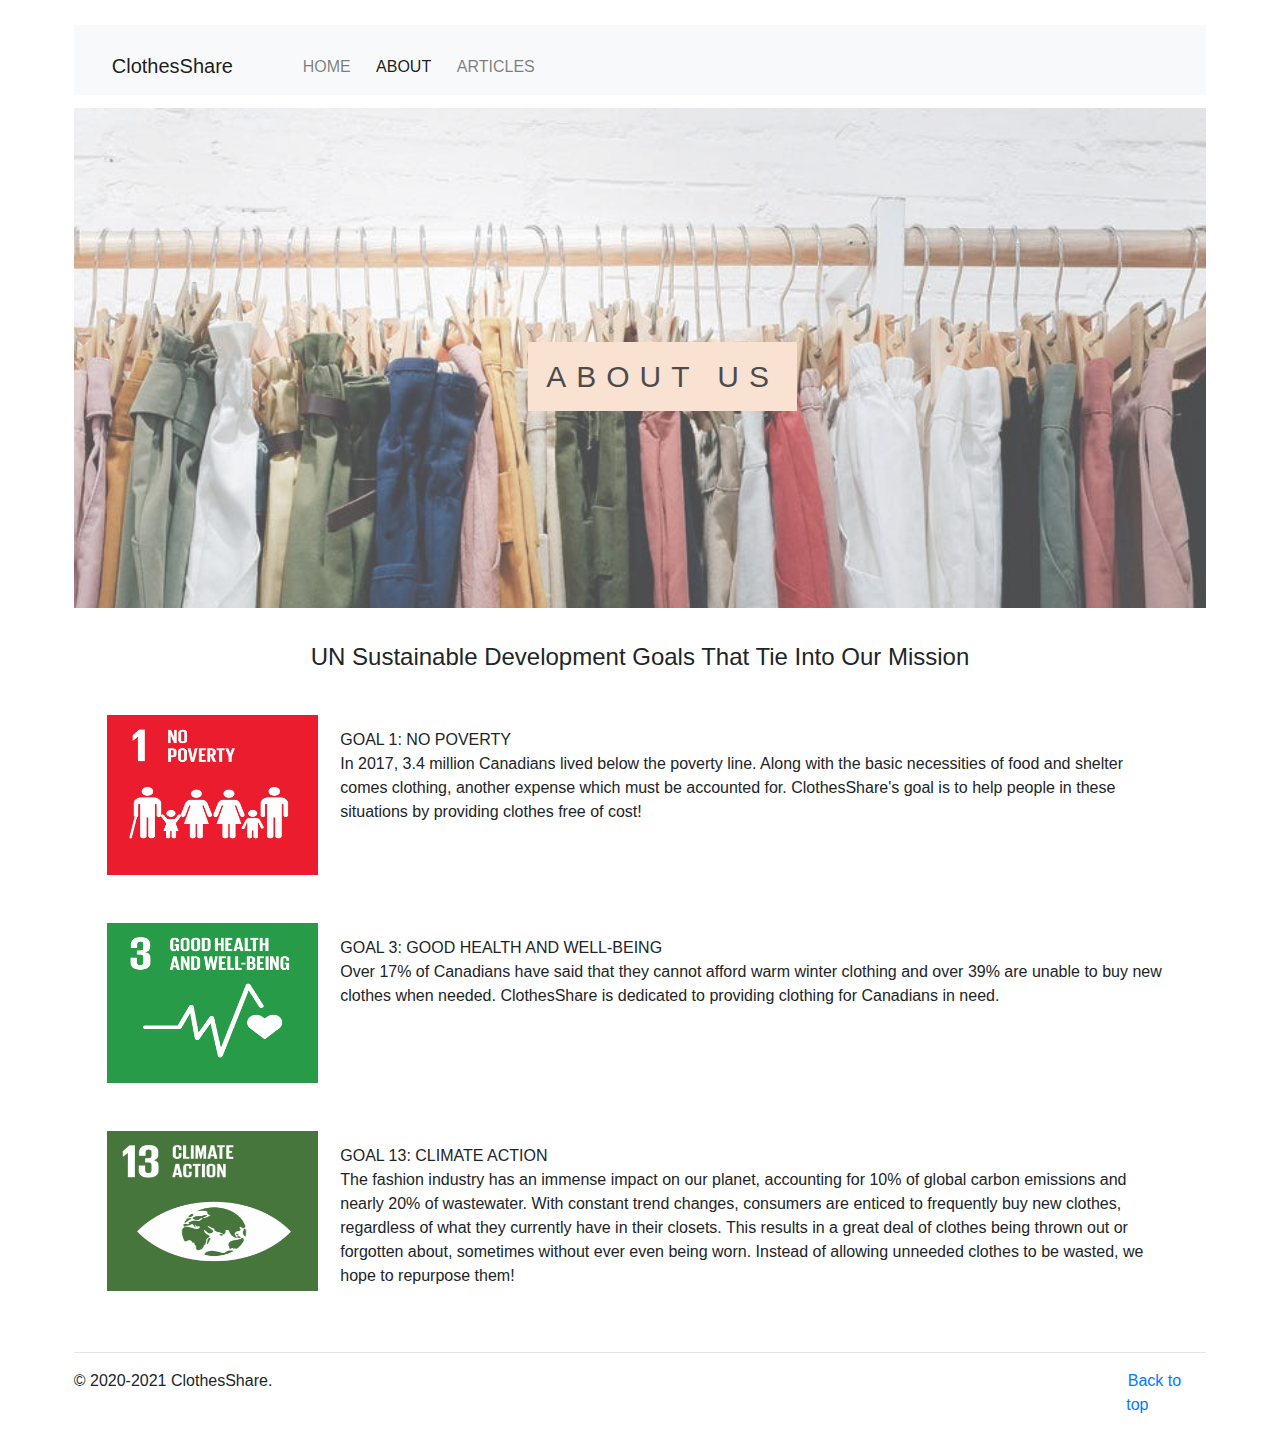
<file: about.html>
<!DOCTYPE html>
<html>

<head>
	<meta charset="utf-8">
	<meta name="viewport" content="width=device-width">
	<title>ClothesShare</title>
	<link href="css/style.css" rel="stylesheet" type="text/css" />

	<link rel="stylesheet" href="https://stackpath.bootstrapcdn.com/bootstrap/4.4.1/css/bootstrap.min.css" integrity="sha384-Vkoo8x4CGsO3+Hhxv8T/Q5PaXtkKtu6ug5TOeNV6gBiFeWPGFN9MuhOf23Q9Ifjh"
	 crossorigin="anonymous">
	<script src="https://code.jquery.com/jquery-3.4.1.slim.min.js" integrity="sha384-J6qa4849blE2+poT4WnyKhv5vZF5SrPo0iEjwBvKU7imGFAV0wwj1yYfoRSJoZ+n"
	 crossorigin="anonymous">

	</script>
	<script src="https://cdn.jsdelivr.net/npm/popper.js@1.16.0/dist/umd/popper.min.js" integrity="sha384-Q6E9RHvbIyZFJoft+2mJbHaEWldlvI9IOYy5n3zV9zzTtmI3UksdQRVvoxMfooAo"
	 crossorigin="anonymous">

	</script>
	<script src="https://stackpath.bootstrapcdn.com/bootstrap/4.4.1/js/bootstrap.min.js" integrity="sha384-wfSDF2E50Y2D1uUdj0O3uMBJnjuUD4Ih7YwaYd1iqfktj0Uod8GCExl3Og8ifwB6"
	 crossorigin="anonymous">

	</script>

	<style>


	.goals {
		height: 10rem;
		float: left;
		width: 19%;
	}


	</style>
</head>

<body>
	<header>
		<nav class="navbar navbar-expand-lg navbar-light bg-light">
			<a class="navbar-brand" href="home.html">ClothesShare</a>
			<button class="navbar-toggler" type="button" data-toggle="collapse" data-target="#navbarNav" aria-controls="navbarNav" aria-expanded="false" aria-label="Toggle navigation">
          <span class="navbar-toggler-icon"></span>
        </button>
        <div class="collapse navbar-collapse" id="navbarNav">
          <ul class="navbar-nav">
            <li class="nav-item">
              <a class="nav-link" href="home.html">HOME <span class="sr-only">(current)</span></a>
            </li>
            <li class="nav-item active">
              <a class="nav-link" href="about.html">ABOUT</a>
            </li>
            <li class="nav-item">
              <a class="nav-link" href="main.php">ARTICLES</a>
            </li>
          </ul>
        </div>
      </nav>
    </header>
    <main role="main">
      <div class="parallax par-img-2">
        <div class="title-card">
          <span class="par-border">ABOUT US</span>
        </div>
      </div>
      <div class = "container" style="padding-top: 2%">
        <!-- <h5>Mission</h5>
        <p>We aim to make the fashion industry more sustainable while providing clothes for those in need.</p>
        <br><br> -->
        <h4>UN Sustainable Development Goals That Tie Into Our Mission</h4><br>

          <img src="image/goal1.png" class="goals">
          <p><br>GOAL 1: NO POVERTY<br>
            In 2017, 3.4 million Canadians lived below the poverty line. <!--<a href="https://www150.statcan.gc.ca/n1/daily-quotidien/190226/dq190226b-eng.html" id="link">poverty line.</a>--> Along with the basic necessities of food and shelter comes clothing, another expense which must be accounted for. ClothesShare's goal is to help people in these situations by providing clothes free of cost!
            <br><br><br><br>
          </p>

          <img src="image/goal3.png" class="goals">
          <p><br>GOAL 3: GOOD HEALTH AND WELL-BEING<br>
            Over 17% of Canadians have said that they cannot afford warm winter clothing and over 39% are unable to buy new clothes when needed.<!--<a href="https://www.ctvnews.ca/canada/almost-a-third-of-canadians-very-stressed-about-money-report-finds-1.4016503" id="link" style="text-decoration: none">needed</a>--> ClothesShare is dedicated to providing clothing for Canadians in need. <br><br><br><br><br>
          </p>

          <img src="image/goal17.png" class="goals">
          <p><br>GOAL 13: CLIMATE ACTION<br>
            The fashion industry has an immense impact on our planet, accounting for 10% of global carbon emissions and nearly 20% of wastewater.<!--<a href="https://www.bbc.com/future/article/20200310-sustainable-fashion-how-to-buy-clothes-good-for-the-climate#:~:text=Smart%20Guide%20to%20Climate%20Change&text=Fashion%20accounts%20for%20around%2010,wardrobe%20has%20on%20the%20climate.&text=The%20fashion%20industry%20accounts%20for,and%20nearly%2020%25%20of%20wastewater." id="link" style="text-decoration: none">wastewater.</a>--> With constant trend changes, consumers are enticed to frequently buy new clothes, regardless of what they currently have in their closets. This results in a great deal of clothes being thrown out or forgotten about, sometimes without ever even being worn. Instead of allowing unneeded clothes to be wasted, we hope to repurpose them! <br><br><br>
          </p>


     </div>
    </main>

    <footer>
      <hr class="spaced-divider">
      <p class="float-right"><a href="#">Back to top</a></p>
      <p>&copy; 2020-2021 ClothesShare.</p>
    </footer>
  </main>
  </body>
</html>
</file>
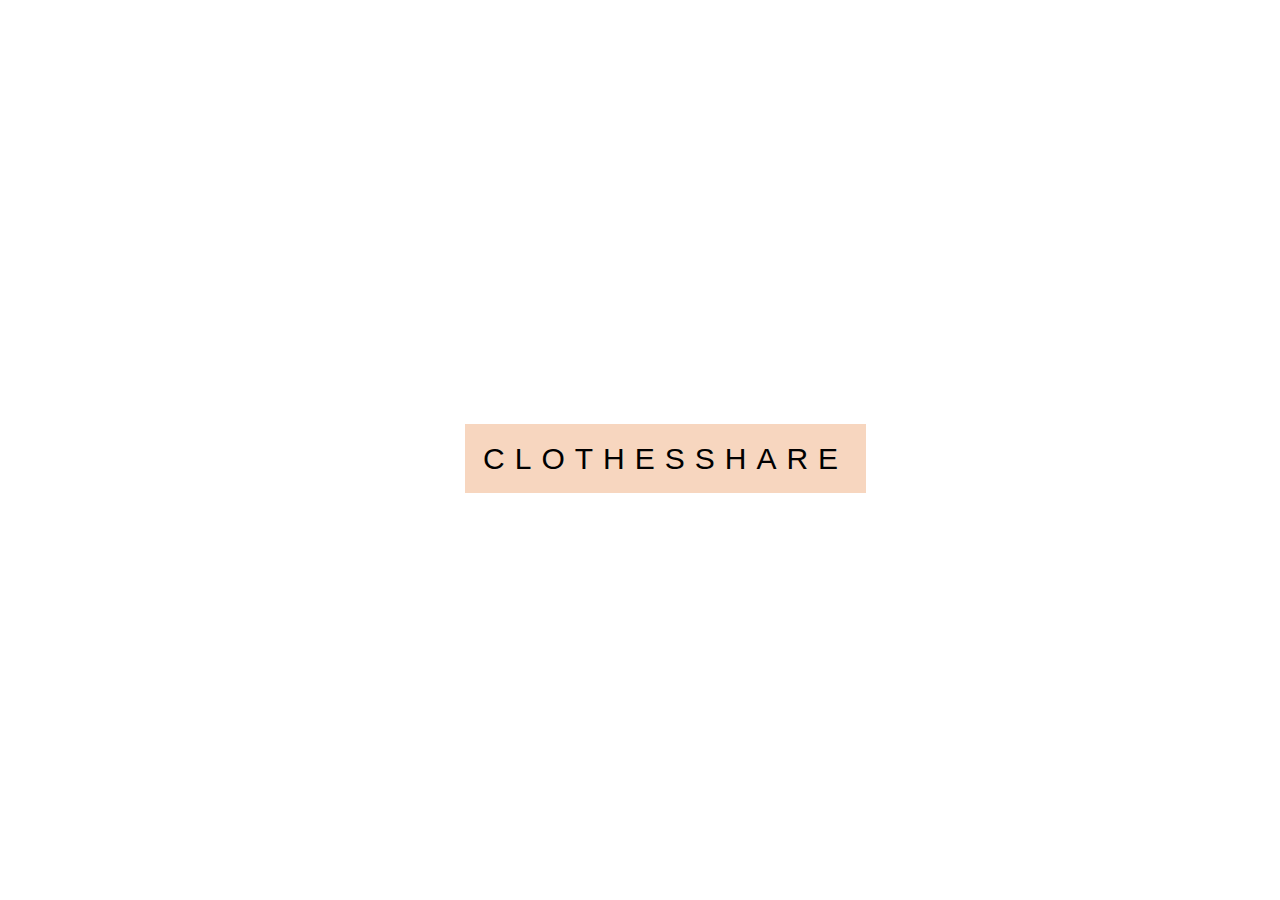
<file: first.html>
<!DOCTYPE html>
<html>
  <head>
    <meta charset="utf-8">
    <meta name="viewport" content="width=device-width">
    <title>ClothesShare</title>
    <link href="css/style.css" rel="stylesheet" type="text/css" />

    <!-- Bootstrap -->
    <link rel="stylesheet" href="https://stackpath.bootstrapcdn.com/bootstrap/4.4.1/css/bootstrap.min.css"
    integrity="sha384-Vkoo8x4CGsO3+Hhxv8T/Q5PaXtkKtu6ug5TOeNV6gBiFeWPGFN9MuhOf23Q9Ifjh" crossorigin="anonymous">
    <script src="https://code.jquery.com/jquery-3.4.1.slim.min.js"
    integrity="sha384-J6qa4849blE2+poT4WnyKhv5vZF5SrPo0iEjwBvKU7imGFAV0wwj1yYfoRSJoZ+n"
    crossorigin="anonymous"></script>
    <script src="https://cdn.jsdelivr.net/npm/popper.js@1.16.0/dist/umd/popper.min.js"
    integrity="sha384-Q6E9RHvbIyZFJoft+2mJbHaEWldlvI9IOYy5n3zV9zzTtmI3UksdQRVvoxMfooAo"
    crossorigin="anonymous"></script>
    <script src="https://stackpath.bootstrapcdn.com/bootstrap/4.4.1/js/bootstrap.min.js"
    integrity="sha384-wfSDF2E50Y2D1uUdj0O3uMBJnjuUD4Ih7YwaYd1iqfktj0Uod8GCExl3Og8ifwB6"
    crossorigin="anonymous"></script>
  </head>
  <body>
    <main role="main">
      <div class="title-card">
        <a class="par-border" href = "home.html">CLOTHESSHARE</a>
      </div>
    </div>
  </main>
  </body>
</html>
</file>
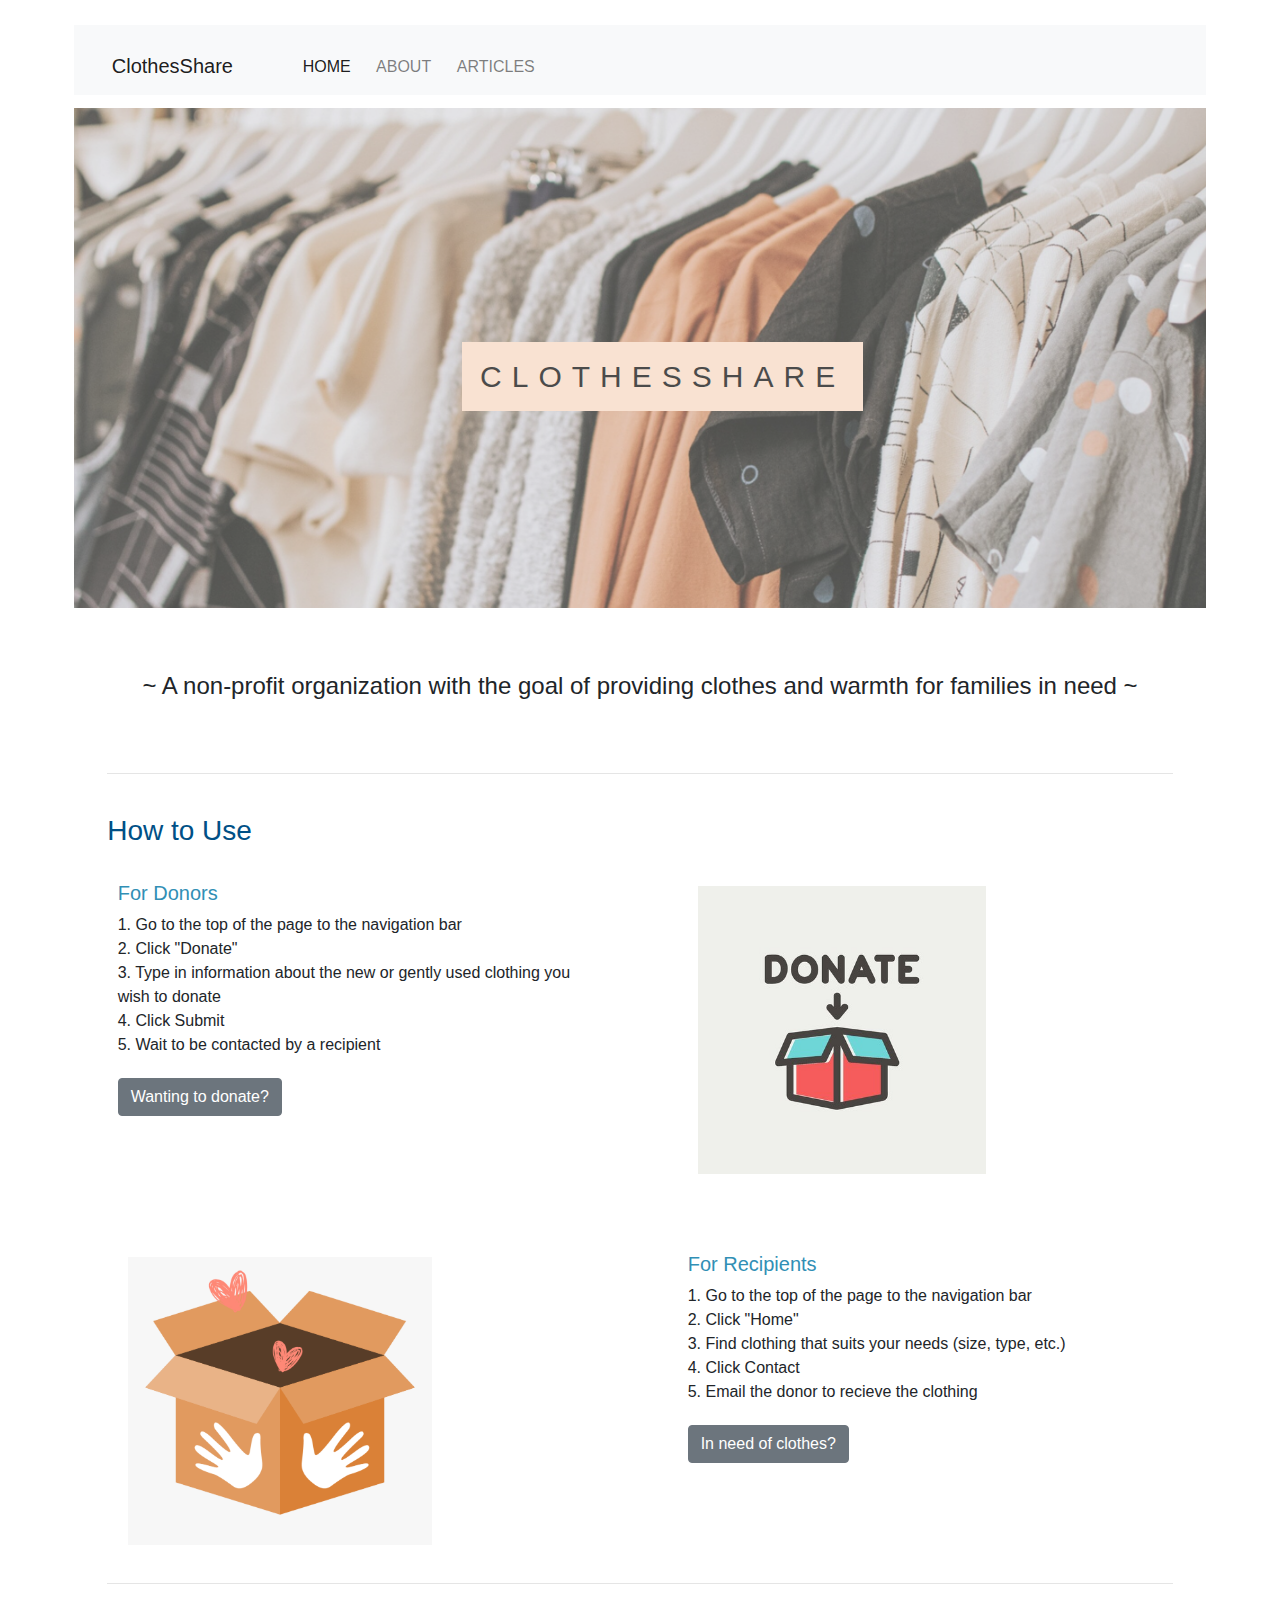
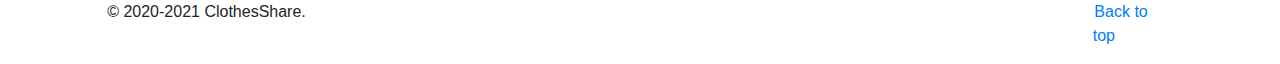
<file: home.html>
<!DOCTYPE html>
<html>
  <head>
    <meta charset="utf-8">
    <meta name="viewport" content="width=device-width">
    <title>ClothesShare</title>
    <link href="css/style.css" rel="stylesheet" type="text/css" />

    <!-- Bootstrap -->
    <link rel="stylesheet" href="https://stackpath.bootstrapcdn.com/bootstrap/4.4.1/css/bootstrap.min.css"
    integrity="sha384-Vkoo8x4CGsO3+Hhxv8T/Q5PaXtkKtu6ug5TOeNV6gBiFeWPGFN9MuhOf23Q9Ifjh" crossorigin="anonymous">
    <script src="https://code.jquery.com/jquery-3.4.1.slim.min.js"
    integrity="sha384-J6qa4849blE2+poT4WnyKhv5vZF5SrPo0iEjwBvKU7imGFAV0wwj1yYfoRSJoZ+n"
    crossorigin="anonymous"></script>
    <script src="https://cdn.jsdelivr.net/npm/popper.js@1.16.0/dist/umd/popper.min.js"
    integrity="sha384-Q6E9RHvbIyZFJoft+2mJbHaEWldlvI9IOYy5n3zV9zzTtmI3UksdQRVvoxMfooAo"
    crossorigin="anonymous"></script>
    <script src="https://stackpath.bootstrapcdn.com/bootstrap/4.4.1/js/bootstrap.min.js"
    integrity="sha384-wfSDF2E50Y2D1uUdj0O3uMBJnjuUD4Ih7YwaYd1iqfktj0Uod8GCExl3Og8ifwB6"
    crossorigin="anonymous"></script>
  </head>
  <body>
    <header>
      <nav class="navbar navbar-expand-lg navbar-light bg-light">
			  <a class="navbar-brand" href="home.html">ClothesShare</a>
			  <button class="navbar-toggler" type="button" data-toggle="collapse" data-target="#navbarNav" aria-controls="navbarNav" aria-expanded="false" aria-label="Toggle navigation">
          <span class="navbar-toggler-icon"></span>
        </button>
        <div class="collapse navbar-collapse" id="navbarNav">
          <ul class="navbar-nav">
            <li class="nav-item active">
              <a class="nav-link" href="home.html">HOME <span class="sr-only">(current)</span></a>
            </li>
            <li class="nav-item">
              <a class="nav-link" href="about.html">ABOUT</a>
            </li>
            <li class="nav-item">
              <a class="nav-link" href="main.php">ARTICLES</a>
            </li>
          </ul>
        </div>
      </nav>
    </header>

    <main role="main">
    <div class="parallax par-img">
      <div class="title-card">
        <span class="par-border">CLOTHESSHARE</span>
      </div>
    </div>

    <div class="container" style="padding-top: 2%">
      <h4><br>~  A non-profit organization with the goal of providing clothes and warmth for families in need  ~</h4> <br><br>

      <hr>
      <br>
      <h3 style="color: #005086">How to Use</h3>
      <div class="row" style="padding-top:1%">
        <div class="col">
          <h5 style="color: #318fb5">For Donors</h5>
          <p>1. Go to the top of the page to the navigation bar
            <br>2. Click "Donate"
            <br>3. Type in information about the new or gently used clothing you wish to donate
            <br>4. Click Submit
            <br>5. Wait to be contacted by a recipient
          </p>
          <a type="button" class="btn btn-secondary" href="main.php">Wanting to donate?</a>
        </div>
        <div class="col">
          <a href="add.html"> <img class = "sdg" width = 50%; src = "image/donate.jpg"></a>
        </div>
      </div>
      <div class="row" style="padding-top: 5%; padding-bottom: 2%">
        <div class="col">
          <a href="main.html"> <img class = "sdg" width = 50%; src = "image/receive.png"></a>
        </div>
        <div class="col">
          <h5 style="color: #318fb5">For Recipients</h5>
          <p>1. Go to the top of the page to the navigation bar
            <br>2. Click "Home"
            <br>3. Find clothing that suits your needs (size, type, etc.)
            <br>4. Click Contact
            <br>5. Email the donor to recieve the clothing
          </p>
          <a type="button" class="btn btn-secondary" href="main.php">In need of clothes?</a>
        </div>
      </div>
    </div>
    <footer class="container">
      <hr class="spaced-divider">
      <p class="float-right"><a href="#">Back to top</a></p>
      <p>&copy; 2020-2021 ClothesShare.</p>
    </footer>
  </main>
  </body>
</html>
</file>
<file: css/style.css>
#form1 {
  display: none;
}

* {
  margin-left: 2%;
  margin-right: 2%;
  margin-top: 1%;
}

.sdg {
  height: 18rem;
  width: auto;
}

#boop {
  margin-right: 25%;
}

#id {
  text-decoration: none !important;
}

.par-border {
  background-color: #f7d6bf;
  color: #000000;
  padding: 18px;
  font-size: 30px;
  font-weight: 500;
  letter-spacing: 10px;
  border: 0px;
  text-decoration: none;
}

.par-border:hover {
  text-decoration: none;
  color:#000000;
}
.title-card {
  position: absolute;
  left: 0;
  top: 47%;
  width: 100%;
  text-align: center;
}

.par-img{

  background-image: url('../image/original.jpg');

}

.par-img-2{

  background-image: url('../image/clothes.jpg');
}

.parallax {
  position: relative;
  opacity: 0.7;
  min-height: 500px;
  background-attachment: fixed;
  background-position: center;
  background-repeat: no-repeat;
  background-size: cover;
}

h2 {
  position: absolute;
  top: 45%;
  left: 50%;
  transform: translate(-50%, -50%);
  color: white;
}

h6 {
  text-align: center;
  color: #005086;
  font-size: 160%;
}

h4 {
  text-align: center;
}


#content {
  width: 50%;
  margin: 20px auto;
  border: 1px solid black;
}

form {
  width: 50%;
  margin: 20px auto;
}

form div {
  margin-top: 5px;
}

#img_div{
    width: 50%;
    padding: 5px;
    margin: 15px auto;
    border: 1px solid #cbcbcb;
   }

#img_div:after{
    content: "";
    display: block;
    clear: both;
   }

  h4 {
    text-align: center;
  }
</file>
